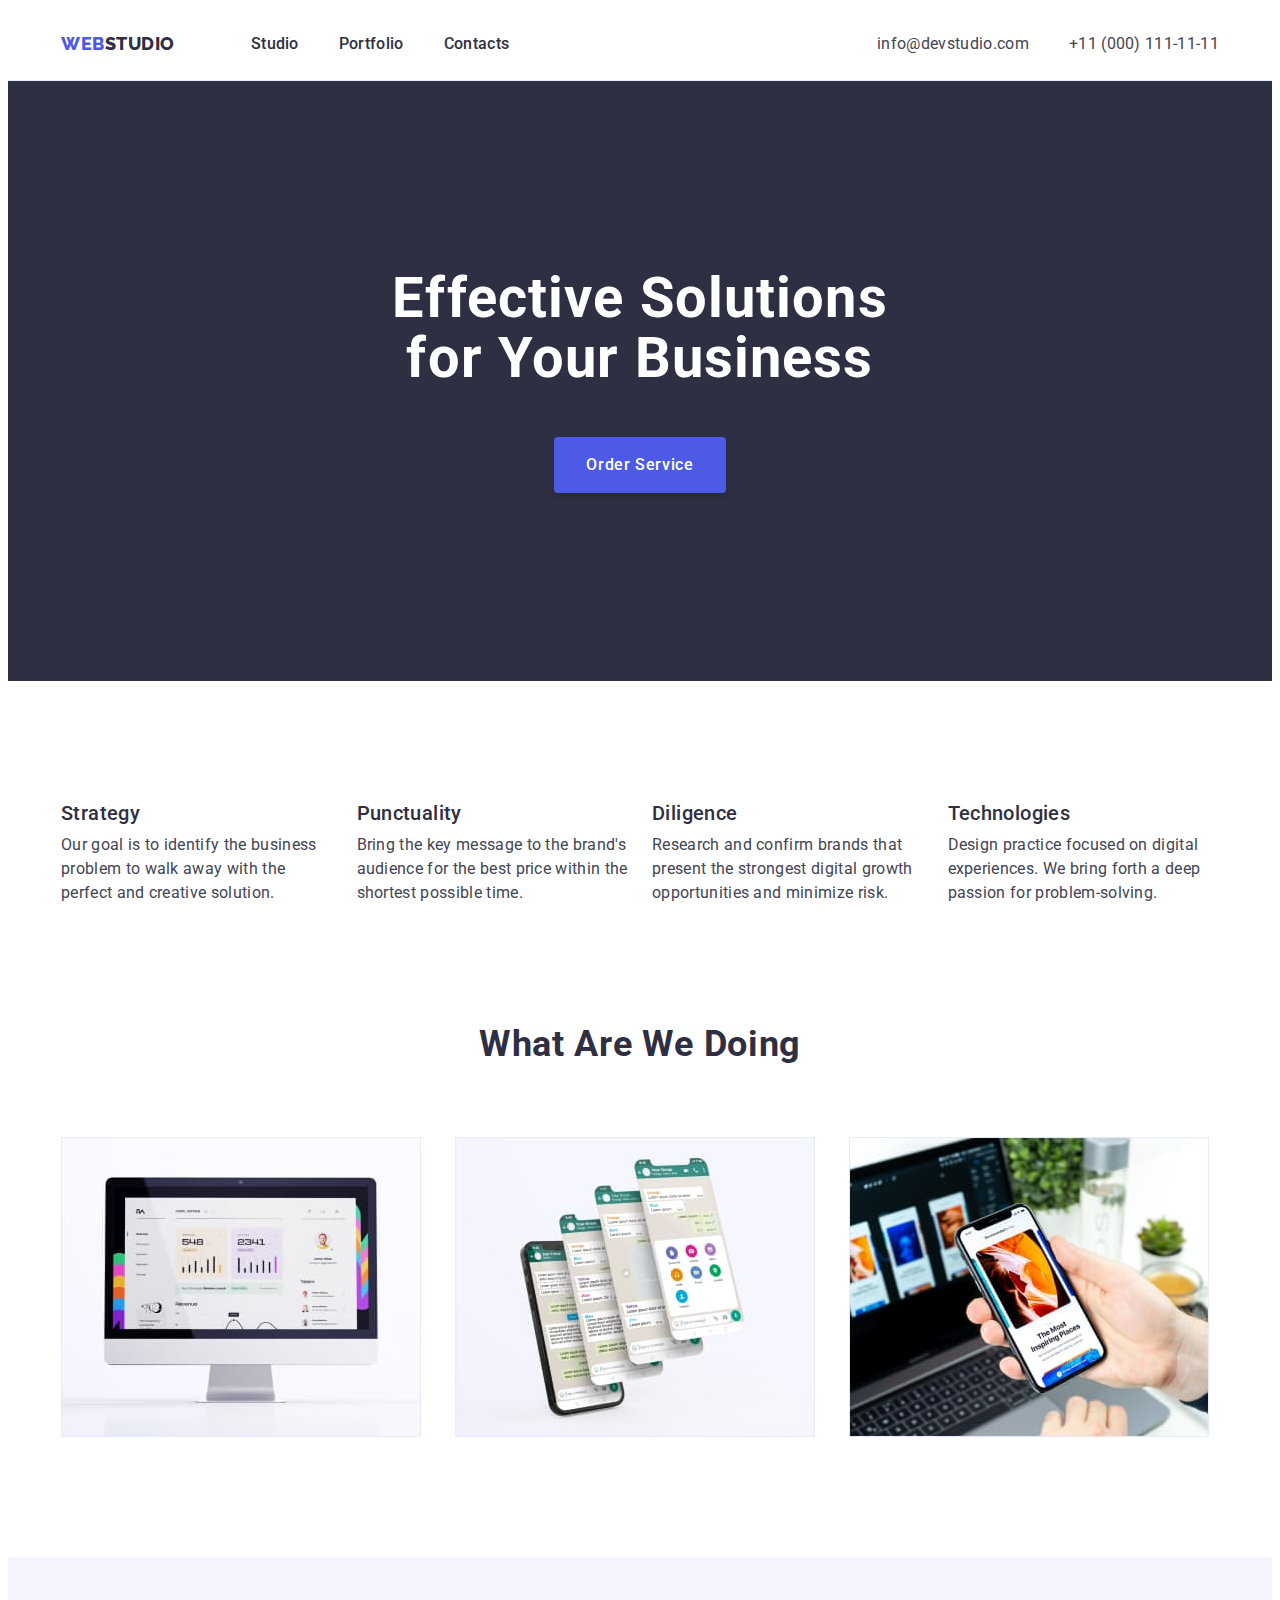
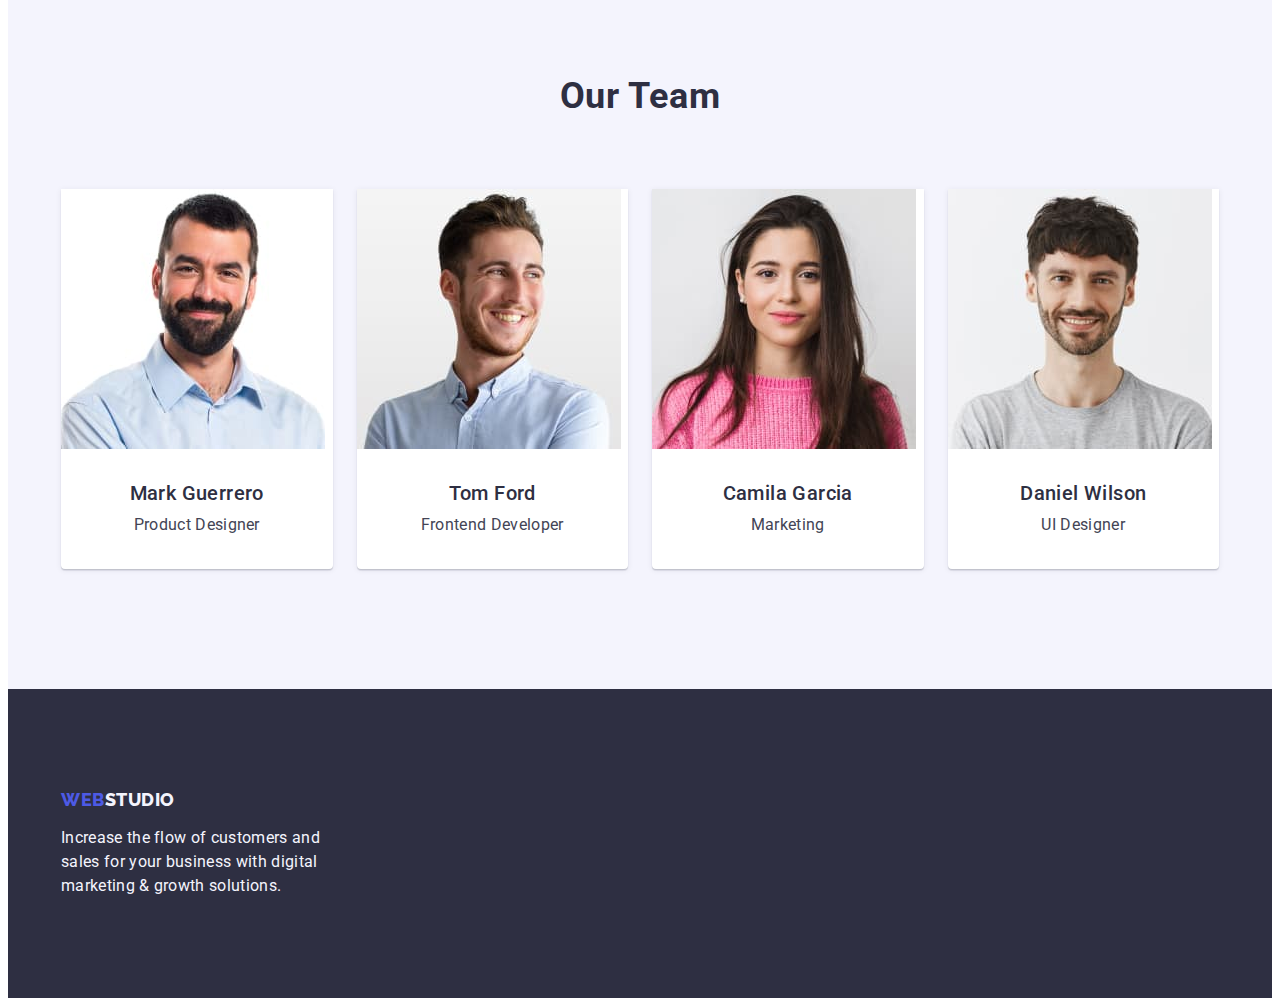
<file: index.html>
<!DOCTYPE html>
<html lang="en">
  <head>
    <meta charset="UTF-8" />
    <meta http-equiv="X-UA-Compatible" content="IE=edge" />
    <meta name="viewport" content="width=device-width, initial-scale=1.0" />
    <link rel="preconnect" href="https://fonts.googleapis.com" />
    <link rel="preconnect" href="https://fonts.gstatic.com" crossorigin />
    <link
      href="https://fonts.googleapis.com/css2?family=Raleway:wght@800&family=Roboto:wght@400;500;700;900&display=swap"
      rel="stylesheet"
    />
    <link
      rel="stylesheet"
      href="https://cdnjs.cloudflare.com/ajax/libs/modern-normalize/2.0.0/modern-normalize.min.css"
      integrity="sha512-4xo8blKMVCiXpTaLzQSLSw3KFOVPWhm/TRtuPVc4WG6kUgjH6J03IBuG7JZPkcWMxJ5huwaBpOpnwYElP/m6wg=="
      crossorigin="anonymous"
      referrerpolicy="no-referrer"
    />
    <link rel="stylesheet" href="./css/styles.css" />
    <title>Web Studio</title>
  </head>
  <body>
    <!-- Header -->
    <header class="header">
      <div class="container header-container">
        <nav class="header-nav">
          <a class="logo-link link" href="./index.html"
            >Web<span class="color-logo-header">Studio</span></a
          >
          <ul class="nav-list list">
            <li><a class="nav-link link" href="./index.html">Studio</a></li>
            <li>
              <a class="nav-link link" href="./portfolio.html">Portfolio</a>
            </li>
            <li><a class="nav-link link" href="">Contacts</a></li>
          </ul>
        </nav>

        <address class="contacts">
          <ul class="contacts-list list">
            <li>
              <a
                class="contacts-link link"
                href="mailto:info@devstudio.com"
                target="_blank"
                >info@devstudio.com</a
              >
            </li>
            <li>
              <a
                class="contacts-link link"
                href="tel:+110001111111"
                target="_blank"
                >+11 (000) 111-11-11</a
              >
            </li>
          </ul>
        </address>
      </div>
    </header>

    <!-- Main content -->
    <main>
      <!--Hero  -->
      <section class="hero">
        <div class="container hero-container">
          <h1 class="hero-title">Effective Solutions for Your Business</h1>
          <button class="hero-btn" type="button">Order Service</button>
        </div>
      </section>

      <!-- Our advantages -->
      <section class="advant">
        <div class="container">
          <h2 class="visually-hidden">Our advantages</h2>
          <ul class="advant-list list">
            <li class="advant-item">
              <h3 class="advant-title">Strategy</h3>
              <p class="advant-text">
                Our goal is to identify the business problem to walk away with
                the perfect and creative solution.
              </p>
            </li>
            <li class="advant-item">
              <h3 class="advant-title">Punctuality</h3>
              <p class="advant-text">
                Bring the key message to the brand's audience for the best price
                within the shortest possible time.
              </p>
            </li>
            <li class="advant-item">
              <h3 class="advant-title">Diligence</h3>
              <p class="advant-text">
                Research and confirm brands that present the strongest digital
                growth opportunities and minimize risk.
              </p>
            </li>
            <li class="advant-item">
              <h3 class="advant-title">Technologies</h3>
              <p class="advant-text">
                Design practice focused on digital experiences. We bring forth a
                deep passion for problem-solving.
              </p>
            </li>
          </ul>
        </div>
      </section>
      <!-- About us -->
      <section class="about-us">
        <div class="container">
          <h2 class="about-title">What are we doing</h2>
          <ul class="about-list list">
            <li class="about-item">
              <img
                src="./images/img-1.jpg"
                alt="iMac photo"
                width="360"
                height="300"
              />
            </li>
            <li class="about-item">
              <img
                src="./images/img-2.jpg"
                alt="smartphone"
                width="360"
                height="300"
              />
            </li>
            <li class="about-item">
              <img
                src="./images/img-3.jpg"
                alt="notebook and smartphone"
                width="360"
                height="300"
              />
            </li>
          </ul>
        </div>
      </section>

      <!-- Our Team -->
      <section class="our-team">
        <div class="container">
          <h2 class="team-title">Our Team</h2>
          <ul class="team-list list">
            <li class="team-item">
              <img
                src="./images/team-1.jpg"
                alt="Mark Guerrero of photo"
                width="264"
                height="260"
              />
              <div class="team-content">
                <h3 class="team-name">Mark Guerrero</h3>
                <p class="team-position">Product Designer</p>
              </div>
            </li>
            <li class="team-item">
              <img
                src="./images/team-2.jpg"
                alt="Tom Ford of photo"
                width="264"
                height="260"
              />
              <div class="team-content">
                <h3 class="team-name">Tom Ford</h3>
                <p class="team-position">Frontend Developer</p>
              </div>
            </li>
            <li class="team-item">
              <img
                src="./images/team-3.jpg"
                alt="Camila Garcia of photo"
                width="264"
                height="260"
              />
              <div class="team-content">
                <h3 class="team-name">Camila Garcia</h3>
                <p class="team-position">Marketing</p>
              </div>
            </li>
            <li class="team-item">
              <img
                src="./images/team-4.jpg"
                alt="Daniel Wilson of photo"
                width="264"
                height="260"
              />
              <div class="team-content">
                <h3 class="team-name">Daniel Wilson</h3>
                <p class="team-position">UI Designer</p>
              </div>
            </li>
          </ul>
        </div>
      </section>
    </main>
    <!-- Footer -->
    <footer class="footer">
      <div class="container">
        <a class="footer-logo link" href="./index.html"
          >Web<span class="color-logo-footer">Studio</span></a
        >
        <p class="footer-text">
          Increase the flow of customers and sales for your business with
          digital marketing & growth solutions.
        </p>
      </div>
    </footer>
  </body>
</html>
</file>
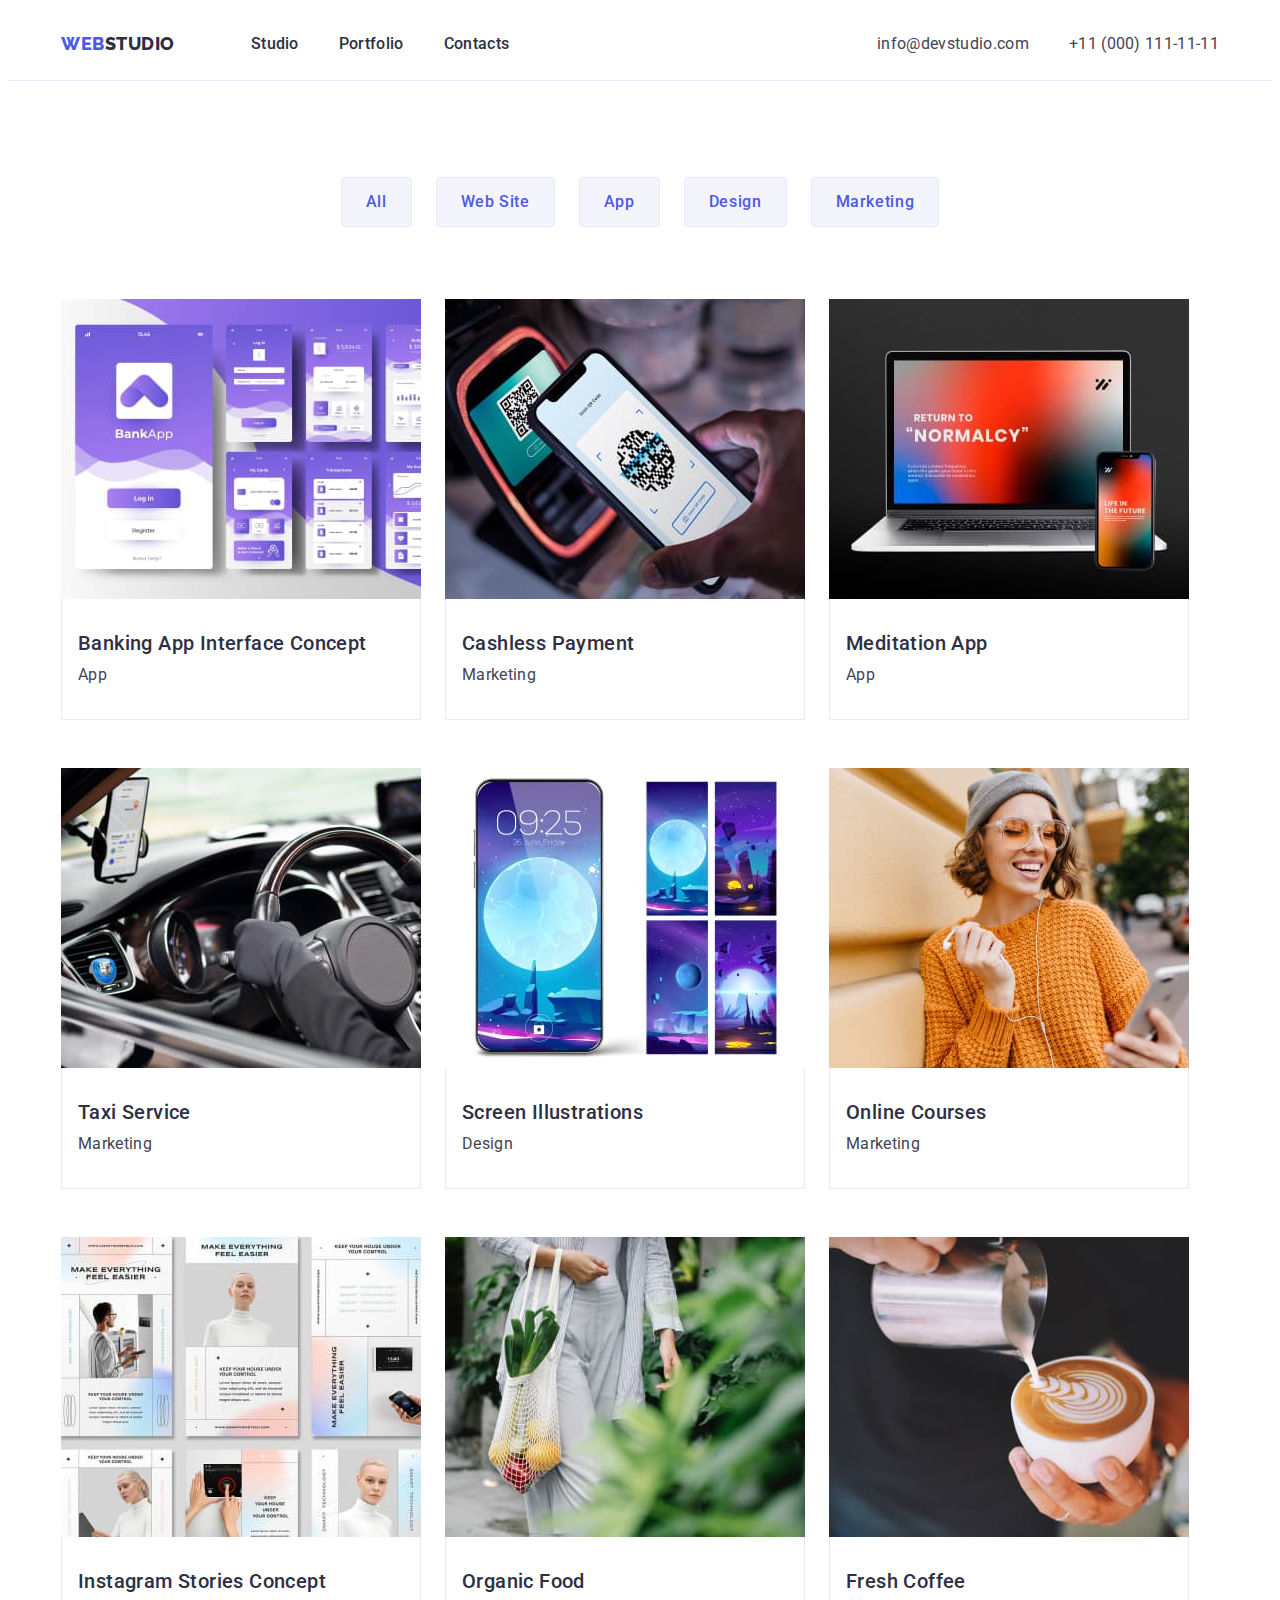
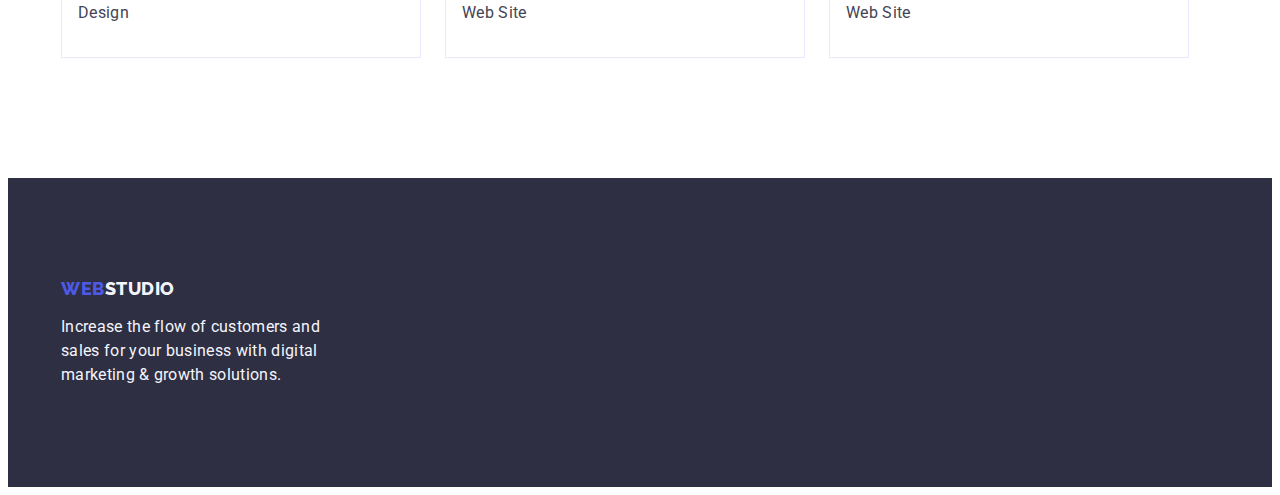
<file: portfolio.html>
<!DOCTYPE html>
<html lang="en">
  <head>
    <meta charset="UTF-8" />
    <meta http-equiv="X-UA-Compatible" content="IE=edge" />
    <meta name="viewport" content="width=device-width, initial-scale=1.0" />
    <link rel="preconnect" href="https://fonts.googleapis.com" />
    <link rel="preconnect" href="https://fonts.gstatic.com" crossorigin />
    <link
      href="https://fonts.googleapis.com/css2?family=Raleway:wght@800&family=Roboto:wght@400;500;700;900&display=swap"
      rel="stylesheet"
    />
    <link
      rel="stylesheet"
      href="https://cdnjs.cloudflare.com/ajax/libs/modern-normalize/2.0.0/modern-normalize.min.css"
      integrity="sha512-4xo8blKMVCiXpTaLzQSLSw3KFOVPWhm/TRtuPVc4WG6kUgjH6J03IBuG7JZPkcWMxJ5huwaBpOpnwYElP/m6wg=="
      crossorigin="anonymous"
      referrerpolicy="no-referrer"
    />
    <link rel="stylesheet" href="./css/styles.css" />
    <title>Portfolio</title>
  </head>
  <body>
    <!-- Header -->
    <header class="header">
      <div class="container header-container">
        <nav class="header-nav">
          <a class="logo-link link" href="./index.html"
            >Web<span class="color-logo-header">Studio</span></a
          >
          <ul class="nav-list list">
            <li><a class="nav-link link" href="./index.html">Studio</a></li>
            <li>
              <a class="nav-link link" href="./portfolio.html">Portfolio</a>
            </li>
            <li><a class="nav-link link" href="">Contacts</a></li>
          </ul>
        </nav>

        <address class="contacts">
          <ul class="contacts-list list">
            <li>
              <a
                class="contacts-link link"
                href="mailto:info@devstudio.com"
                target="_blank"
                >info@devstudio.com</a
              >
            </li>
            <li>
              <a
                class="contacts-link link"
                href="tel:+110001111111"
                target="_blank"
                >+11 (000) 111-11-11</a
              >
            </li>
          </ul>
        </address>
      </div>
    </header>

    <!-- Main Content -->
    <main>
      <section class="portfolio">
        <div class="container">
          <h1 class="visually-hidden">Portfolio</h1>
          <!-- Filters -->
          <ul class="filters-list list">
            <li><button class="filters-btn" type="button">All</button></li>
            <li><button class="filters-btn" type="button">Web Site</button></li>
            <li><button class="filters-btn" type="button">App</button></li>
            <li><button class="filters-btn" type="button">Design</button></li>
            <li>
              <button class="filters-btn" type="button">Marketing</button>
            </li>
          </ul>
          <ul class="portfolio-list list">
            <li class="portfolio-item">
              <a class="link" href="">
                <img
                  src="./images/portfolio-1.jpg"
                  alt="Banking App Interface Concept"
                  width="360"
                  height="300"
                />
                <div class="portfolio-content">
                  <h2 class="portfolio-title">Banking App Interface Concept</h2>
                  <p class="portfolio-text">App</p>
                </div>
              </a>
            </li>
            <li class="portfolio-item">
              <a class="link" href="">
                <img
                  src="./images/portfolio-2.jpg"
                  alt="Cashless Payment"
                  width="360"
                  height="300"
                />
                <div class="portfolio-content">
                  <h2 class="portfolio-title">Cashless Payment</h2>
                  <p class="portfolio-text">Marketing</p>
                </div>
              </a>
            </li>
            <li class="portfolio-item">
              <a class="link" href="">
                <img
                  src="./images/portfolio-3.jpg"
                  alt="Meditation App"
                  width="360"
                  height="300"
                />
                <div class="portfolio-content">
                  <h2 class="portfolio-title">Meditation App</h2>
                  <p class="portfolio-text">App</p>
                </div>
              </a>
            </li>
            <li class="portfolio-item">
              <a class="link" href="">
                <img
                  src="./images/portfolio-4.jpg"
                  alt="Taxi Service"
                  width="360"
                  height="300"
                />
                <div class="portfolio-content">
                  <h2 class="portfolio-title">Taxi Service</h2>
                  <p class="portfolio-text">Marketing</p>
                </div>
              </a>
            </li>
            <li class="portfolio-item">
              <a class="link" href="">
                <img
                  src="./images/portfolio-5.jpg"
                  alt="Screen Illustrations"
                  width="360"
                  height="300"
                />
                <div class="portfolio-content">
                  <h2 class="portfolio-title">Screen Illustrations</h2>
                  <p class="portfolio-text">Design</p>
                </div>
              </a>
            </li>
            <li class="portfolio-item">
              <a class="link" href="">
                <img
                  src="./images/portfolio-6.jpg"
                  alt="Online Courses"
                  width="360"
                  height="300"
                />
                <div class="portfolio-content">
                  <h2 class="portfolio-title">Online Courses</h2>
                  <p class="portfolio-text">Marketing</p>
                </div>
              </a>
            </li>
            <li class="portfolio-item">
              <a class="link" href="">
                <img
                  src="./images/portfolio-7.jpg"
                  alt="Instagram Stories Concept"
                  width="360"
                  height="300"
                />
                <div class="portfolio-content">
                  <h2 class="portfolio-title">Instagram Stories Concept</h2>
                  <p class="portfolio-text">Design</p>
                </div>
              </a>
            </li>
            <li class="portfolio-item">
              <a class="link" href="">
                <img
                  src="./images/portfolio-8.jpg"
                  alt="Organic Food"
                  width="360"
                  height="300"
                />
                <div class="portfolio-content">
                  <h2 class="portfolio-title">Organic Food</h2>
                  <p class="portfolio-text">Web Site</p>
                </div>
              </a>
            </li>
            <li class="portfolio-item">
              <a class="link" href="">
                <img
                  src="./images/portfolio-9.jpg"
                  alt="Fresh Coffee"
                  width="360"
                  height="300"
                />
                <div class="portfolio-content">
                  <h2 class="portfolio-title">Fresh Coffee</h2>
                  <p class="portfolio-text">Web Site</p>
                </div>
              </a>
            </li>
          </ul>
        </div>
      </section>
    </main>

    <!-- Footer -->
    <footer class="footer">
      <div class="container">
        <a class="footer-logo link" href="./index.html"
          >Web<span class="color-logo-footer">Studio</span></a
        >
        <p class="footer-text">
          Increase the flow of customers and <br />
          sales for your business with digital <br />
          marketing & growth solutions.
        </p>
      </div>
    </footer>
  </body>
</html>
</file>
<file: css/styles.css>
:root {
  --primary-color: #434455;
  --white-color: #ffffff;
  --first-logo-color: #4d5ae5;
  --second-logo-color-header: #2e2f42;
  --second-logo-color-footer: #f4f4fd;
}

body {
  font-family: 'Roboto', sans-serif;
  background: #ffffff;
  color: var(--primary-color);
  font-size: 16px;
  line-height: 1.5;
}

a {
  text-decoration: none;
}
ul {
  list-style-type: none;
  margin-top: 0;
  margin-bottom: 0;
  padding-left: 0;
}
img {
  display: block;
}

.link {
  text-decoration: none;
}
.list {
  list-style-type: none;
}

.container {
  width: 100%;
  max-width: 1158px;
  padding-right: 15px;
  padding-left: 15px;
  margin: 0 auto;
}

p,
h1,
h2,
h3,
h4,
h5,
h6 {
  margin-top: 0;
  margin-bottom: 0;
}

.visually-hidden {
  position: absolute;
  width: 1px;
  height: 1px;
  margin: -1px;
  border: 0;
  padding: 0;
  white-space: nowrap;
  clip-path: inset(100%);
  clip: rect(0 0 0 0);
  overflow: hidden;
}

/* Header */

.header {
  border-bottom: 1px solid #e7e9fc;
}
.header-container {
  display: flex;
}
.header-nav {
  display: flex;
  align-items: center;
}

.logo-link {
  font-family: 'Raleway', sans-serif;
  font-weight: 800;
  font-size: 18px;
  line-height: 1.17;
  letter-spacing: 0.03em;
  text-transform: uppercase;
  color: var(--first-logo-color);
  margin-right: 76px;
  display: block;
  padding: 24px 0;
}
.color-logo-header {
  color: var(--second-logo-color-header);
}
.nav-link {
  font-weight: 500;
  letter-spacing: 0.02em;
  color: #2e2f42;
  display: block;
  padding: 24px 0;
}
.nav-list {
  display: flex;
  gap: 40px;
}
.nav-list .nav-link:hover,
.nav-list .nav-link:focus {
  color: #404bbf;
}
.contacts {
  font-style: normal;
  margin-left: auto;
}
.contacts-list {
  display: flex;
  gap: 40px;
}
.contacts-link {
  letter-spacing: 0.02em;
  color: var(--primary-color);
  display: block;
  padding: 24px 0;
}
.contacts-list .contacts-link:hover,
.contacts-list .contacts-link:focus {
  color: #404bbf;
}

/* HERO */
.hero {
  background: #2e2f42;
  padding: 188px 0;
}
.hero-container {
  display: flex;
  flex-direction: column;
}
.hero-title {
  font-weight: 700;
  font-size: 56px;
  line-height: 1.07;
  text-align: center;
  letter-spacing: 0.02em;
  color: var(--white-color);
  max-width: 496px;
  margin-bottom: 48px;
  margin-left: auto;
  margin-right: auto;
}
.hero-btn {
  font-family: 'Roboto', sans-serif;
  font-style: normal;
  font-weight: 500;
  font-size: 16px;
  line-height: 1.5;
  letter-spacing: 0.04em;
  box-shadow: 0px 4px 4px rgba(0, 0, 0, 0.15);
  border-radius: 4px;
  border: none;
  background: #4d5ae5;
  cursor: pointer;
  color: var(--white-color);
  padding: 16px 32px;
  display: block;
  margin: 0 auto;
  min-width: 169px;
}
.hero-btn:hover,
.hero-btn:focus {
  background: #404bbf;
}

/* Our advantages */

.advant {
  padding-top: 120px;
  padding-bottom: 120px;
}

.advant-list {
  display: flex;
  gap: 24px;
}
.advant-item {
  width: calc((100% - 72px) / 4);
}
.advant-title {
  font-weight: 500;
  font-size: 20px;
  line-height: 1.2;
  letter-spacing: 0.02em;
  color: #2e2f42;
  margin-bottom: 8px;
}
.advant-text {
  letter-spacing: 0.02em;
}

/* About us */
.about-us {
  padding-bottom: 120px;
}
.about-title {
  font-weight: 700;
  font-size: 36px;
  line-height: 1.11;
  text-align: center;
  letter-spacing: 0.02em;
  text-transform: capitalize;
  text-align: center;
  color: #2e2f42;
  margin-bottom: 72px;
}
.about-list {
  display: flex;
  gap: 24px;
}
.about-item {
  width: calc((100% - 48px) / 3);
}

/* Our Team */
.our-team {
  background: #f4f4fd;
  padding: 120px 0;
}
.team-list {
  display: flex;
  gap: 24px;
}
.team-title {
  font-weight: 700;
  font-size: 36px;
  line-height: 1.11;
  text-align: center;
  letter-spacing: 0.02em;
  text-transform: capitalize;
  color: #2e2f42;
  margin-bottom: 72px;
}
.team-item {
  background: #ffffff;
  width: calc((100% - 24px * 3) / 4);
  box-shadow: 0px 1px 6px rgba(46, 47, 66, 0.08),
    0px 1px 1px rgba(46, 47, 66, 0.16), 0px 2px 1px rgba(46, 47, 66, 0.08);
  border-radius: 0px 0px 4px 4px;
}
.team-content {
  padding: 32px 16px;
  text-align: center;
}
.team-name {
  font-weight: 500;
  font-size: 20px;
  line-height: 1.2;
  letter-spacing: 0.02em;
  color: #2e2f42;
  margin-bottom: 8px;
}
.team-position {
  letter-spacing: 0.02em;
}

/* Footer */
.footer {
  background: #2e2f42;
  padding: 100px 0;
}
.footer-logo {
  font-family: 'Raleway', sans-serif;
  font-weight: 800;
  font-size: 18px;
  line-height: 1.17;
  letter-spacing: 0.03em;
  text-transform: uppercase;
  color: var(--first-logo-color);
  display: inline-block;
  margin-bottom: 16px;
}
.footer-text {
  letter-spacing: 0.02em;
  color: #f4f4fd;
  max-width: 264px;
}

/* Portfolio */
.portfolio {
  padding-top: 96px;
  padding-bottom: 120px;
}
.filters-list {
  display: flex;
  gap: 24px;
  margin-bottom: 72px;
  justify-content: center;
  align-items: center;
}
.filters-btn {
  font-family: 'Roboto', sans-serif;
  font-style: normal;
  font-weight: 500;
  font-size: 16px;
  line-height: 1.5;
  letter-spacing: 0.04em;
  color: #4d5ae5;
  background: #f4f4fd;
  cursor: pointer;
  padding: 12px 24px;
  border: 1px solid #e7e9fc;
  border-radius: 4px;
}
.filters-btn:hover,
.filters-btn:focus {
  color: #ffffff;
  background: #404bbf;
  border-radius: 4px;
  border: 1px solid transparent;
}
.portfolio-list {
  display: flex;
  flex-wrap: wrap;
  gap: 48px 24px;
}
.portfolio-content {
  padding: 32px 16px;
  border: 1px solid #e7e9fc;
  border-top: none;
}
.portfolio-title {
  font-weight: 500;
  font-size: 20px;
  line-height: 1.2;
  letter-spacing: 0.02em;
  color: #2e2f42;
  margin-bottom: 8px;
}
.portfolio-text {
  letter-spacing: 0.02em;
  color: var(--primary-color);
}
.color-logo-footer {
  color: var(--second-logo-color-footer);
}
</file>
